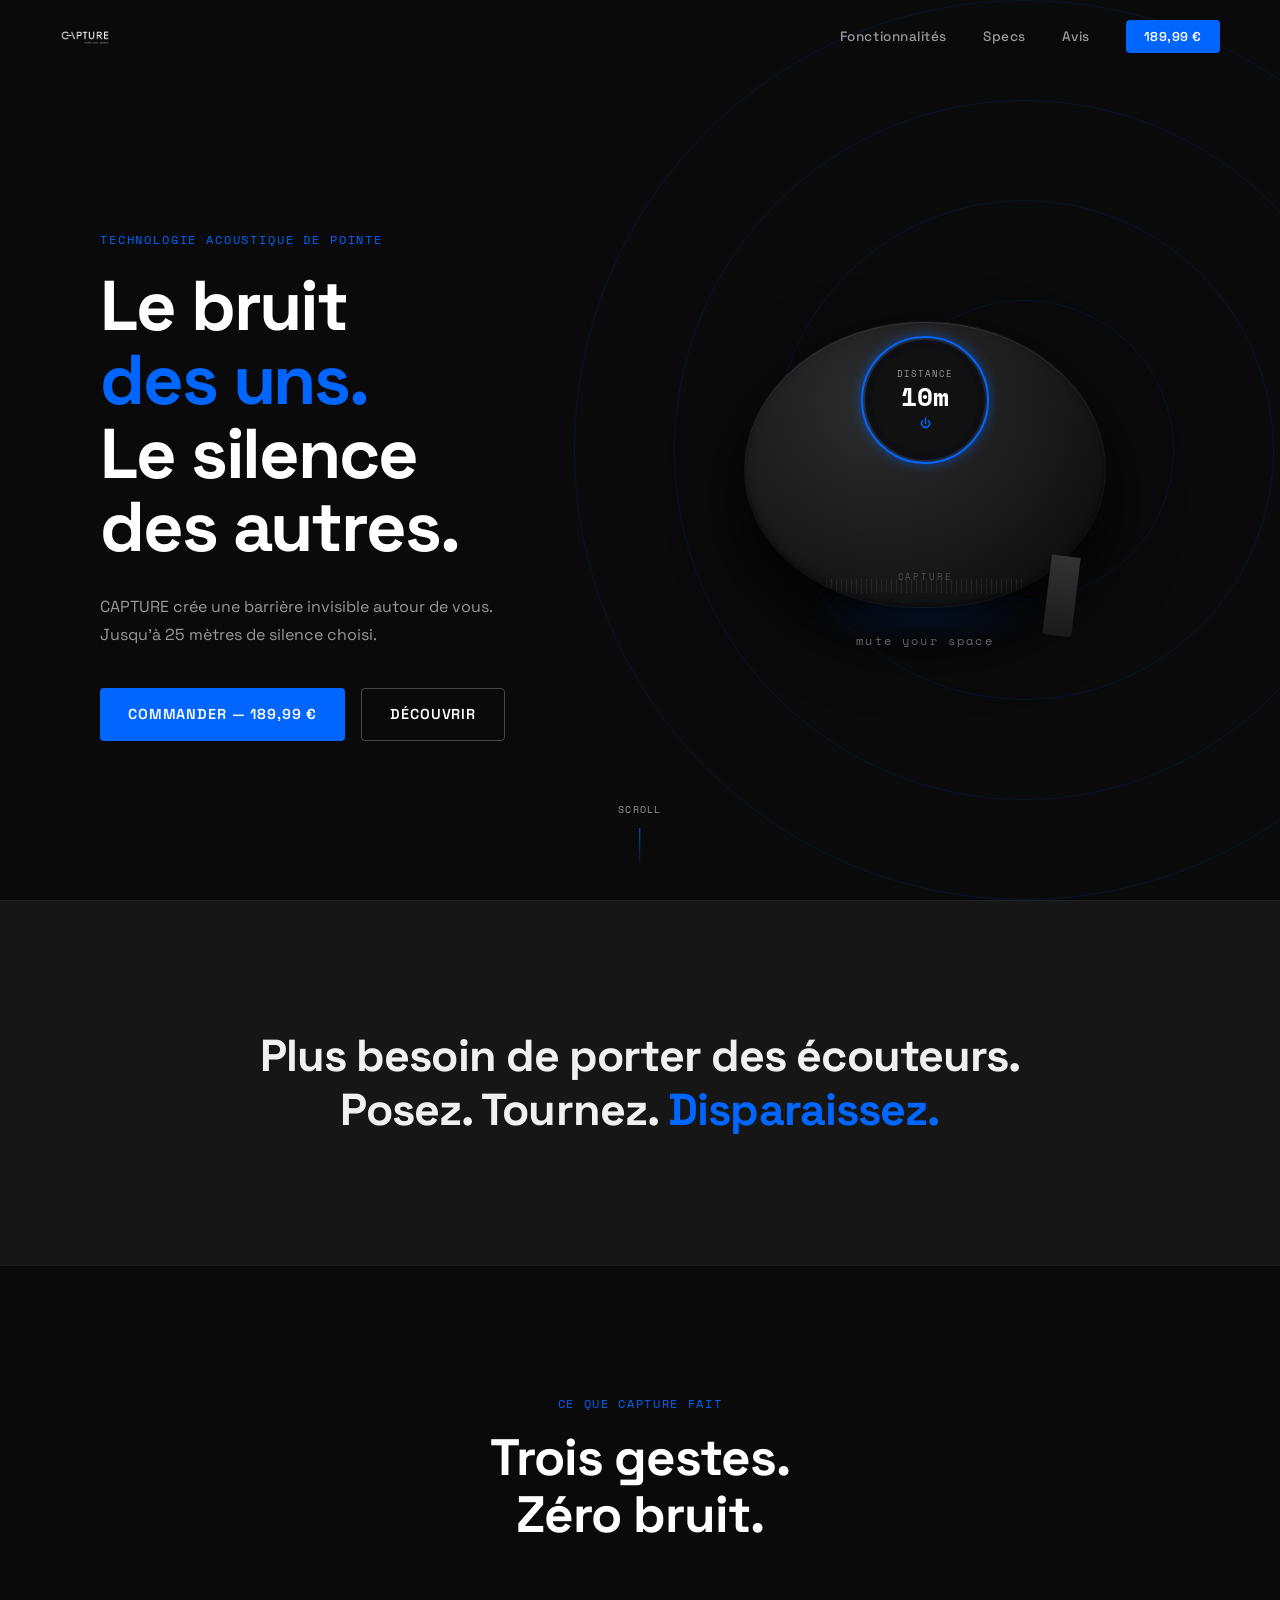
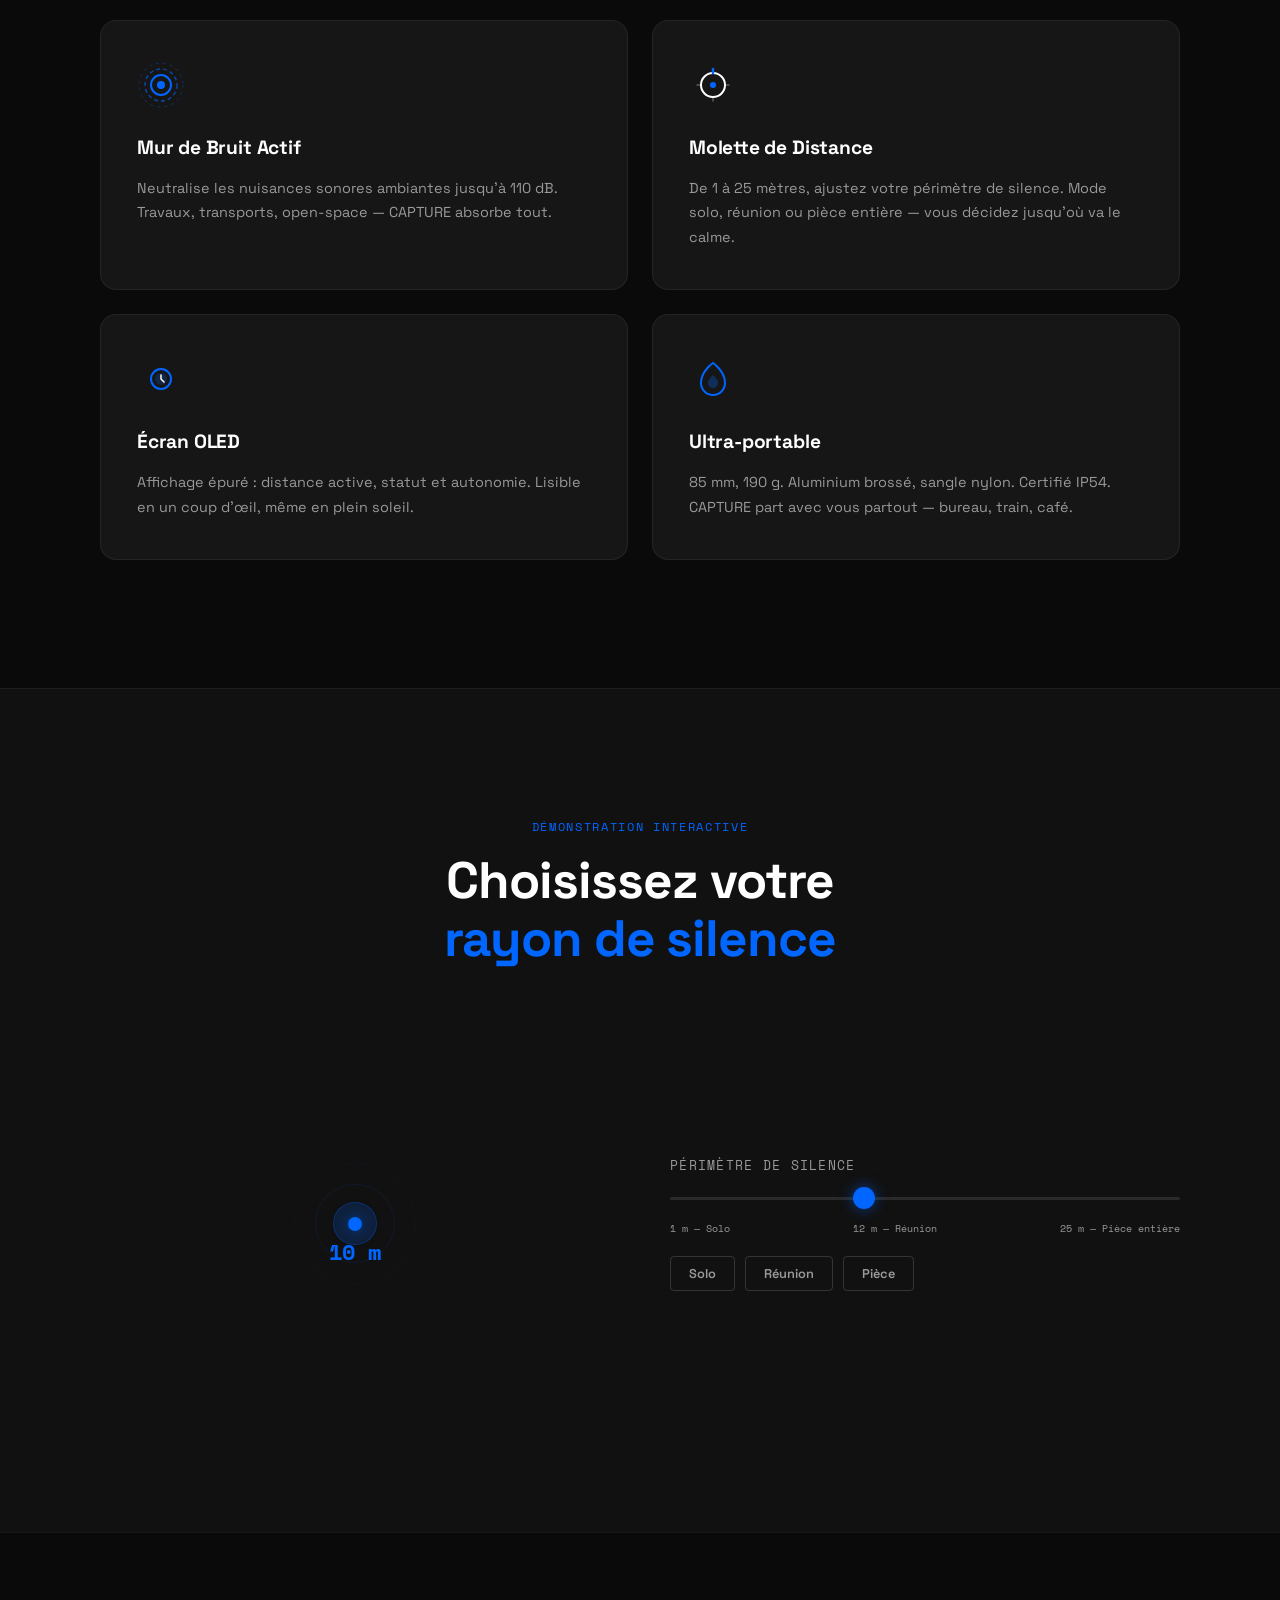
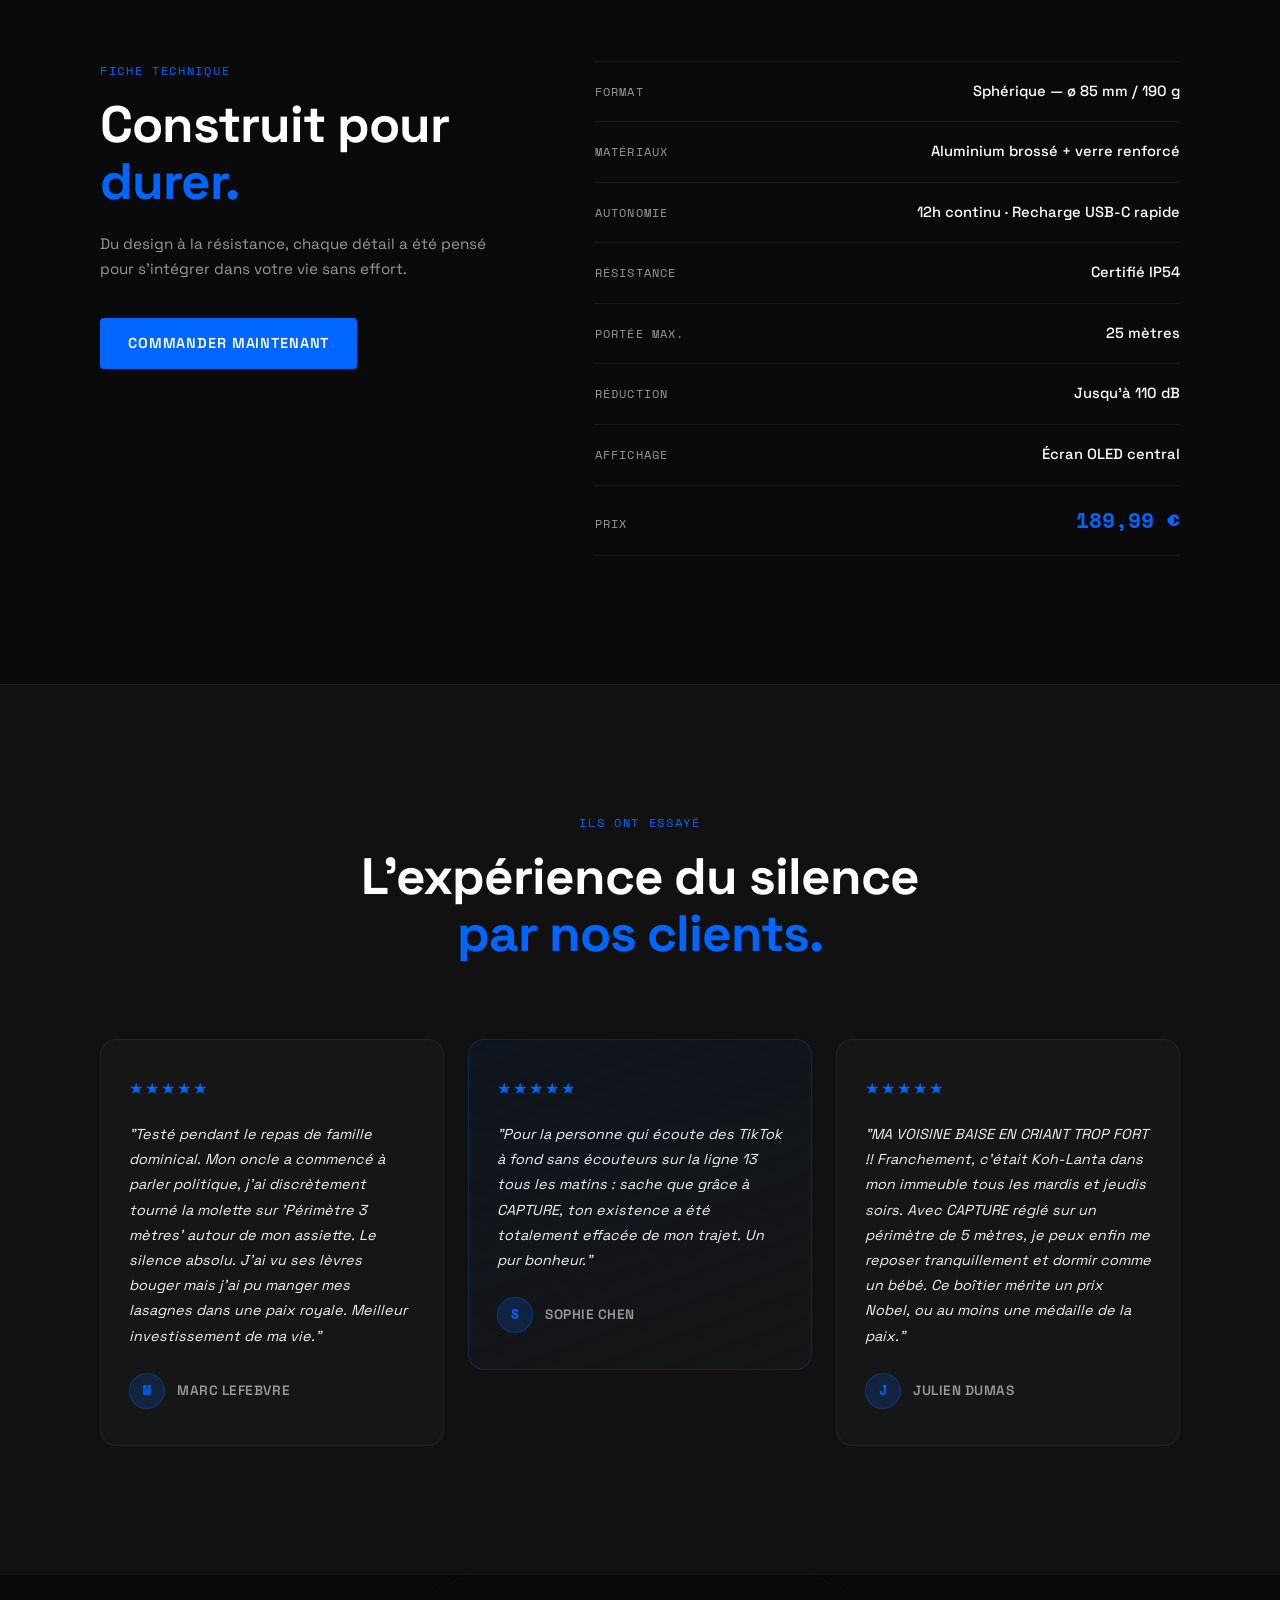
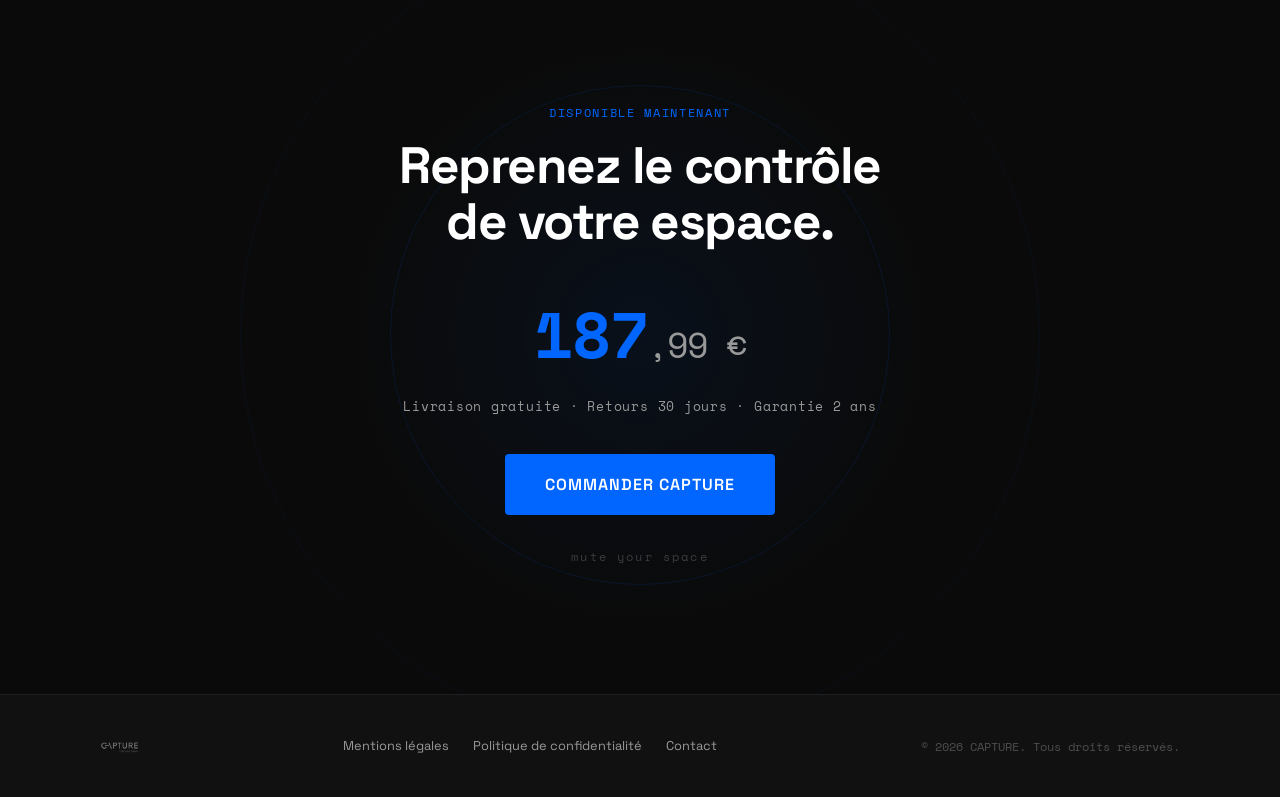
<file: index.html>
<!DOCTYPE html>
<html lang="fr">
<head>
  <meta charset="UTF-8" />
  <meta name="viewport" content="width=device-width, initial-scale=1.0" />
  <title>CAPTURE — mute your space</title>
  <link rel="stylesheet" href="style.css" />
  <link rel="stylesheet" href="animations.css" />
  <link rel="preconnect" href="https://fonts.googleapis.com" />
  <link href="https://fonts.googleapis.com/css2?family=Space+Grotesk:wght@300;400;500;700&family=Space+Mono:wght@400;700&display=swap" rel="stylesheet" />
</head>
<body>

  <!-- INTRO OVERLAY -->
  <div class="intro-overlay" id="introOverlay">
    <div class="intro__device" id="introDevice">
      <div class="intro__device-body">
        <div class="intro__device-screen">
          <div class="intro__screen-ring"></div>
          <p class="intro__screen-label">DISTANCE</p>
          <p class="intro__screen-value">10m</p>
          <div class="intro__screen-power">⏻</div>
        </div>
        <div class="intro__device-logo">CAPTURE</div>
        <div class="intro__device-strap"></div>
        <div class="intro__device-mesh"></div>
      </div>
    </div>
    <div class="intro__halo intro__halo--1" id="halo1"></div>
    <div class="intro__halo intro__halo--2" id="halo2"></div>
    <div class="intro__halo intro__halo--3" id="halo3"></div>
    <div class="intro__halo intro__halo--4" id="halo4"></div>
  </div>

  <div id="scroll-progress"></div>

  <!-- NAV -->
  <nav class="nav" id="nav">
    <div class="nav__logo">
      <img src="logo.png" alt="CAPTURE" class="nav__logo-img" />
    </div>
    <ul class="nav__links">
      <li><a href="#features">Fonctionnalités</a></li>
      <li><a href="#specs">Specs</a></li>
      <li><a href="#reviews">Avis</a></li>
      <li><a href="#buy" class="nav__cta">189,99 €</a></li>
    </ul>
    <button class="nav__burger" id="burger" aria-label="Menu">
      <span></span><span></span><span></span>
    </button>
  </nav>

  <!-- HERO -->
  <section class="hero" id="hero">
    <div class="hero__bg-rings">
      <div class="ring ring--1"></div>
      <div class="ring ring--2"></div>
      <div class="ring ring--3"></div>
      <div class="ring ring--4"></div>
    </div>

    <div class="hero__content">
      <div class="hero__text">
        <p class="hero__eyebrow">Technologie acoustique de pointe</p>
        <h1 class="hero__title">
          Le bruit<br />
          <span class="hero__title-accent">des uns.</span><br />
          Le silence<br />
          <span class="hero__title-white">des autres.</span>
        </h1>
        <p class="hero__sub">
          CAPTURE crée une barrière invisible autour de vous.<br />
          Jusqu'à 25 mètres de silence choisi.
        </p>
        <div class="hero__actions">
          <a href="#buy" class="btn btn--primary">Commander — 189,99 €</a>
          <a href="#features" class="btn btn--ghost">Découvrir</a>
        </div>
      </div>

      <div class="hero__product">
        <div class="product-device" id="productOrb">
          <div class="device__glow"></div>
          <div class="device__body">
            <div class="device__mesh"></div>
            <div class="device__screen-wrap">
              <div class="device__screen">
                <div class="device__screen-ring"></div>
                <p class="device__label">DISTANCE</p>
                <p class="device__value" id="orbValue">10m</p>
                <div class="device__power">⏻</div>
              </div>
            </div>
            <div class="device__brand">CAPTURE</div>
          </div>
          <div class="device__strap"></div>
        </div>
        <div class="hero__product-tagline">mute your space</div>
      </div>
    </div>

    <div class="hero__scroll-hint">
      <span>Scroll</span>
      <div class="scroll-line"></div>
    </div>
  </section>

  <!-- STATEMENT -->
  <section class="statement">
    <div class="statement__inner">
      <p class="statement__text reveal">
        Plus besoin de porter des écouteurs.<br />
        Posez. Tournez. <span class="accent">Disparaissez.</span>
      </p>
    </div>
  </section>

  <!-- FEATURES -->
  <section class="features" id="features">
    <div class="container">
      <div class="section-header reveal">
        <p class="section-eyebrow">Ce que CAPTURE fait</p>
        <h2 class="section-title">Trois gestes.<br />Zéro bruit.</h2>
      </div>
      <div class="features__grid">
        <div class="feature-card reveal" data-delay="0">
          <div class="feature-card__icon">
            <svg viewBox="0 0 48 48" fill="none" xmlns="http://www.w3.org/2000/svg">
              <circle cx="24" cy="24" r="10" stroke="var(--electric)" stroke-width="2"/>
              <circle cx="24" cy="24" r="16" stroke="var(--electric)" stroke-width="1.5" stroke-dasharray="4 3" opacity="0.6"/>
              <circle cx="24" cy="24" r="22" stroke="var(--electric)" stroke-width="1" stroke-dasharray="3 4" opacity="0.3"/>
              <circle cx="24" cy="24" r="4" fill="var(--electric)"/>
            </svg>
          </div>
          <h3 class="feature-card__title">Mur de Bruit Actif</h3>
          <p class="feature-card__desc">Neutralise les nuisances sonores ambiantes jusqu'à 110 dB. Travaux, transports, open-space — CAPTURE absorbe tout.</p>
        </div>
        <div class="feature-card reveal" data-delay="100">
          <div class="feature-card__icon">
            <svg viewBox="0 0 48 48" fill="none" xmlns="http://www.w3.org/2000/svg">
              <circle cx="24" cy="24" r="12" stroke="white" stroke-width="2"/>
              <path d="M24 12 L24 8" stroke="var(--electric)" stroke-width="2.5" stroke-linecap="round"/>
              <path d="M24 40 L24 36" stroke="white" stroke-width="1.5" stroke-linecap="round" opacity="0.3"/>
              <path d="M36 24 L40 24" stroke="white" stroke-width="1.5" stroke-linecap="round" opacity="0.3"/>
              <path d="M12 24 L8 24" stroke="white" stroke-width="1.5" stroke-linecap="round" opacity="0.3"/>
              <circle cx="24" cy="24" r="3" fill="var(--electric)"/>
            </svg>
          </div>
          <h3 class="feature-card__title">Molette de Distance</h3>
          <p class="feature-card__desc">De 1 à 25 mètres, ajustez votre périmètre de silence. Mode solo, réunion ou pièce entière — vous décidez jusqu'où va le calme.</p>
        </div>
        <div class="feature-card reveal" data-delay="200">
          <div class="feature-card__icon">
            <svg viewBox="0 0 48 48" fill="none" xmlns="http://www.w3.org/2000/svg">
              <rect x="14" y="14" width="20" height="20" rx="10" stroke="var(--electric)" stroke-width="2"/>
              <rect x="18" y="18" width="12" height="12" rx="6" fill="var(--electric)" opacity="0.2"/>
              <path d="M24 20 L24 24 L27 27" stroke="white" stroke-width="1.5" stroke-linecap="round" stroke-linejoin="round"/>
            </svg>
          </div>
          <h3 class="feature-card__title">Écran OLED</h3>
          <p class="feature-card__desc">Affichage épuré : distance active, statut et autonomie. Lisible en un coup d'œil, même en plein soleil.</p>
        </div>
        <div class="feature-card reveal" data-delay="300">
          <div class="feature-card__icon">
            <svg viewBox="0 0 48 48" fill="none" xmlns="http://www.w3.org/2000/svg">
              <path d="M24 8 C24 8 36 16 36 28 C36 34.6 30.6 40 24 40 C17.4 40 12 34.6 12 28 C12 16 24 8 24 8Z" stroke="var(--electric)" stroke-width="2" fill="none"/>
              <path d="M24 20 C24 20 29 24 29 28 C29 30.8 26.8 33 24 33 C21.2 33 19 30.8 19 28 C19 24 24 20 24 20Z" fill="var(--electric)" opacity="0.3"/>
            </svg>
          </div>
          <h3 class="feature-card__title">Ultra-portable</h3>
          <p class="feature-card__desc">85 mm, 190 g. Aluminium brossé, sangle nylon. Certifié IP54. CAPTURE part avec vous partout — bureau, train, café.</p>
        </div>
      </div>
    </div>
  </section>

  <!-- INTERACTIVE DEMO -->
  <section class="demo-section">
    <div class="container">
      <div class="section-header reveal">
        <p class="section-eyebrow">Démonstration interactive</p>
        <h2 class="section-title">Choisissez votre<br /><span class="accent">rayon de silence</span></h2>
      </div>
      <div class="demo reveal">
        <div class="demo__visual">
          <div class="demo__center-dot"></div>
          <div class="demo__ring demo__ring--1" id="demoRing1"></div>
          <div class="demo__ring demo__ring--2" id="demoRing2"></div>
          <div class="demo__ring demo__ring--3" id="demoRing3"></div>
          <div class="demo__label" id="demoLabel">10 m</div>
        </div>
        <div class="demo__controls">
          <p class="demo__ctrl-label">Périmètre de silence</p>
          <input type="range" min="1" max="25" value="10" class="demo__slider" id="demoSlider" />
          <div class="demo__range-labels">
            <span>1 m — Solo</span>
            <span>12 m — Réunion</span>
            <span>25 m — Pièce entière</span>
          </div>
          <div class="demo__modes">
            <button class="demo__mode-btn active" data-value="1">Solo</button>
            <button class="demo__mode-btn" data-value="12">Réunion</button>
            <button class="demo__mode-btn" data-value="25">Pièce</button>
          </div>
        </div>
      </div>
    </div>
  </section>

  <!-- SPECS -->
  <section class="specs" id="specs">
    <div class="container">
      <div class="specs__inner">
        <div class="specs__left reveal">
          <p class="section-eyebrow">Fiche technique</p>
          <h2 class="section-title">Construit pour<br /><span class="accent">durer.</span></h2>
          <p class="specs__desc">Du design à la résistance, chaque détail a été pensé pour s'intégrer dans votre vie sans effort.</p>
          <a href="#buy" class="btn btn--primary specs__cta">Commander maintenant</a>
        </div>
        <div class="specs__right reveal">
          <div class="spec-item"><span class="spec-item__key">Format</span><span class="spec-item__val">Sphérique — ø 85 mm / 190 g</span></div>
          <div class="spec-item"><span class="spec-item__key">Matériaux</span><span class="spec-item__val">Aluminium brossé + verre renforcé</span></div>
          <div class="spec-item"><span class="spec-item__key">Autonomie</span><span class="spec-item__val">12h continu · Recharge USB-C rapide</span></div>
          <div class="spec-item"><span class="spec-item__key">Résistance</span><span class="spec-item__val">Certifié IP54</span></div>
          <div class="spec-item"><span class="spec-item__key">Portée max.</span><span class="spec-item__val">25 mètres</span></div>
          <div class="spec-item"><span class="spec-item__key">Réduction</span><span class="spec-item__val">Jusqu'à 110 dB</span></div>
          <div class="spec-item"><span class="spec-item__key">Affichage</span><span class="spec-item__val">Écran OLED central</span></div>
          <div class="spec-item spec-item--price"><span class="spec-item__key">Prix</span><span class="spec-item__val spec-item__val--price">189,99 €</span></div>
        </div>
      </div>
    </div>
  </section>

  <!-- REVIEWS -->
  <section class="reviews" id="reviews">
    <div class="container">
      <div class="section-header reveal">
        <p class="section-eyebrow">Ils ont essayé</p>
        <h2 class="section-title">L'expérience du silence<br /><span class="accent">par nos clients.</span></h2>
      </div>
      <div class="reviews__grid">

        <div class="review-card reveal" data-delay="0">
          <div class="review-card__stars">★★★★★</div>
          <p class="review-card__text">
            "Testé pendant le repas de famille dominical. Mon oncle a commencé à parler politique, j'ai discrètement tourné la molette sur 'Périmètre 3 mètres' autour de mon assiette. Le silence absolu. J'ai vu ses lèvres bouger mais j'ai pu manger mes lasagnes dans une paix royale. Meilleur investissement de ma vie."
          </p>
          <div class="review-card__author">
            <div class="review-card__avatar">M</div>
            <span>Marc Lefebvre</span>
          </div>
        </div>

        <div class="review-card review-card--featured reveal" data-delay="100">
          <div class="review-card__stars">★★★★★</div>
          <p class="review-card__text">
            "Pour la personne qui écoute des TikTok à fond sans écouteurs sur la ligne 13 tous les matins : sache que grâce à CAPTURE, ton existence a été totalement effacée de mon trajet. Un pur bonheur."
          </p>
          <div class="review-card__author">
            <div class="review-card__avatar">S</div>
            <span>Sophie Chen</span>
          </div>
        </div>

        <div class="review-card reveal" data-delay="200">
          <div class="review-card__stars">★★★★★</div>
          <p class="review-card__text">
            "MA VOISINE BAISE EN CRIANT TROP FORT !! Franchement, c'était Koh-Lanta dans mon immeuble tous les mardis et jeudis soirs. Avec CAPTURE réglé sur un périmètre de 5 mètres, je peux enfin me reposer tranquillement et dormir comme un bébé. Ce boîtier mérite un prix Nobel, ou au moins une médaille de la paix."
          </p>
          <div class="review-card__author">
            <div class="review-card__avatar">J</div>
            <span>Julien Dumas</span>
          </div>
        </div>

      </div>
    </div>
  </section>

  <!-- BUY -->
  <section class="buy" id="buy">
    <div class="buy__bg-rings">
      <div class="ring ring--buy-1"></div>
      <div class="ring ring--buy-2"></div>
    </div>
    <div class="container">
      <div class="buy__inner reveal">
        <p class="section-eyebrow">Disponible maintenant</p>
        <h2 class="buy__title">Reprenez le contrôle<br />de votre espace.</h2>
        <p class="buy__price">189<span>,99 €</span></p>
        <p class="buy__shipping">Livraison gratuite · Retours 30 jours · Garantie 2 ans</p>
        <a href="#" class="btn btn--primary btn--large">Commander CAPTURE</a>
        <p class="buy__tagline">mute your space</p>
      </div>
    </div>
  </section>

  <!-- FOOTER -->
  <footer class="footer">
    <div class="container footer__inner">
      <div class="footer__logo-wrap">
        <img src="logo.png" alt="CAPTURE" class="footer__logo-img" />
      </div>
      <div class="footer__links">
        <a href="#">Mentions légales</a>
        <a href="#">Politique de confidentialité</a>
        <a href="#">Contact</a>
      </div>
      <p class="footer__copy">© 2026 CAPTURE. Tous droits réservés.</p>
    </div>
  </footer>

  <script src="main.js"></script>
</body>
</html>
</file>
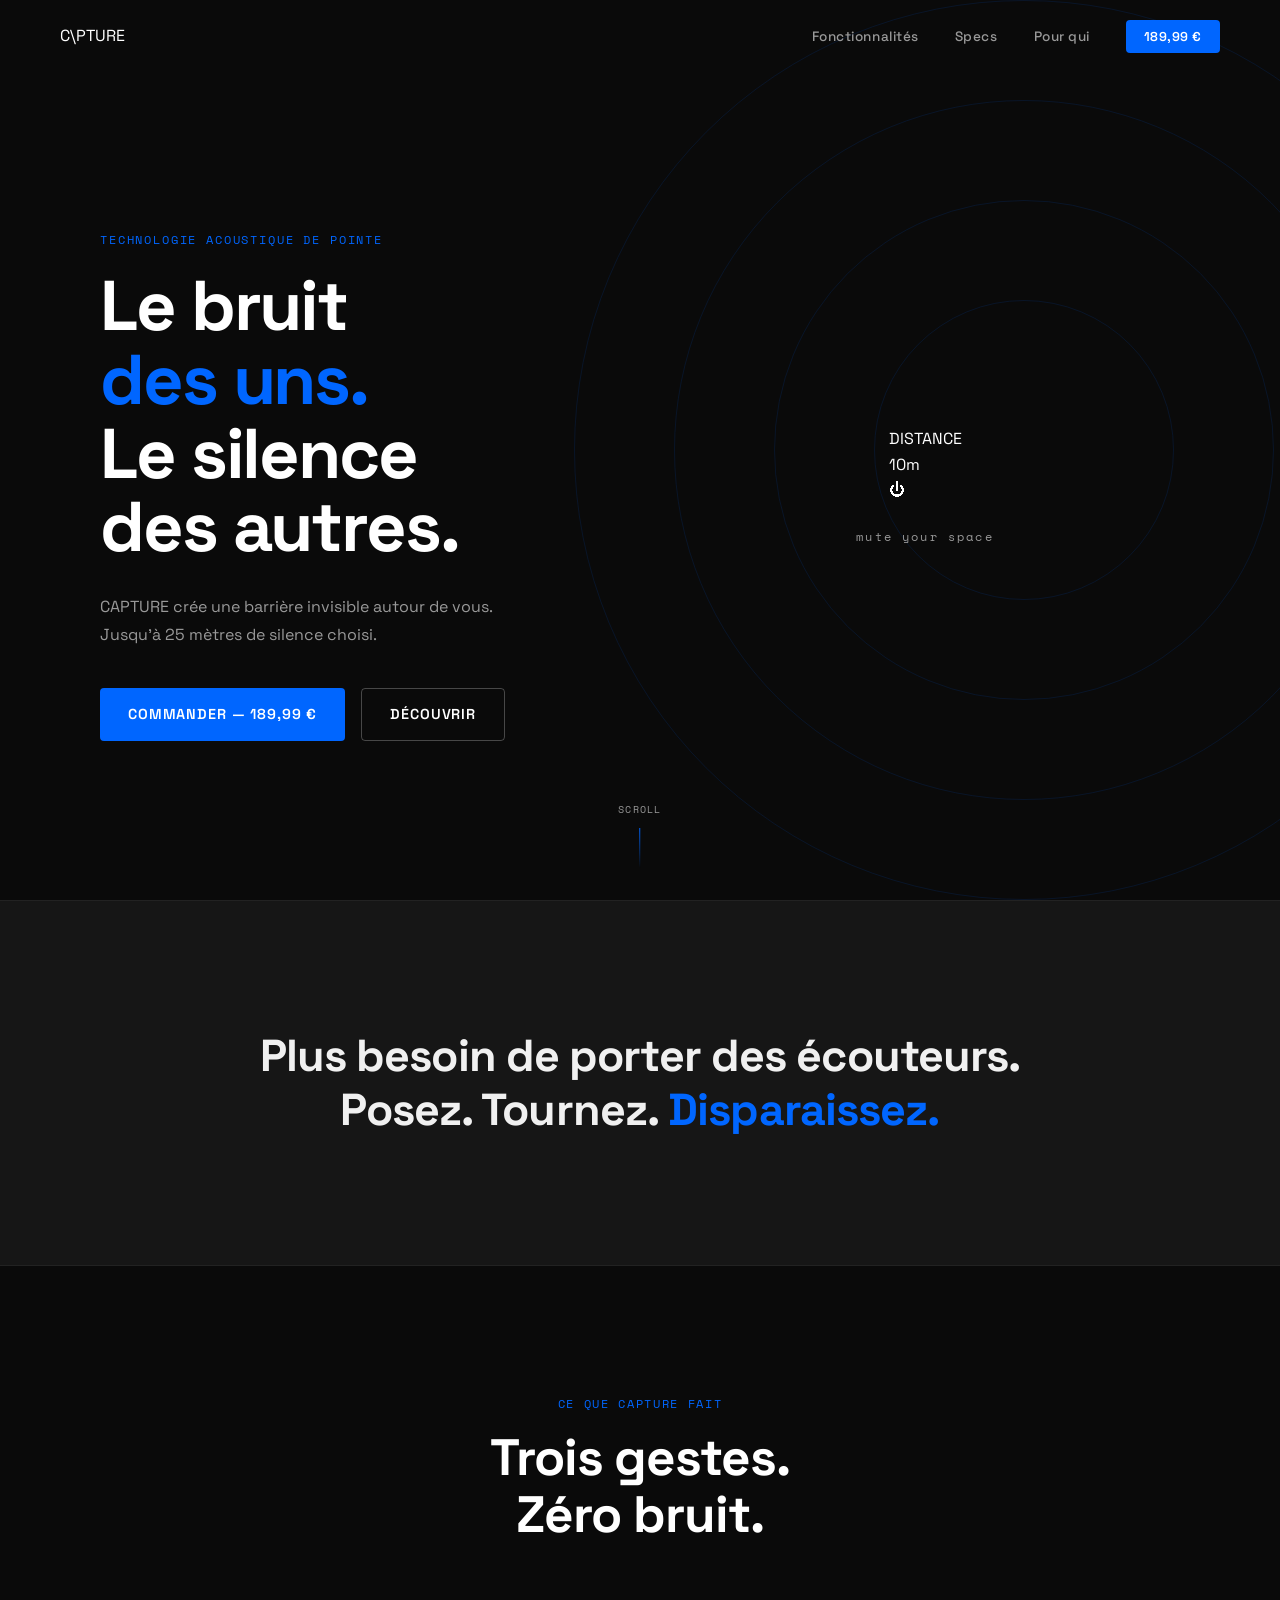
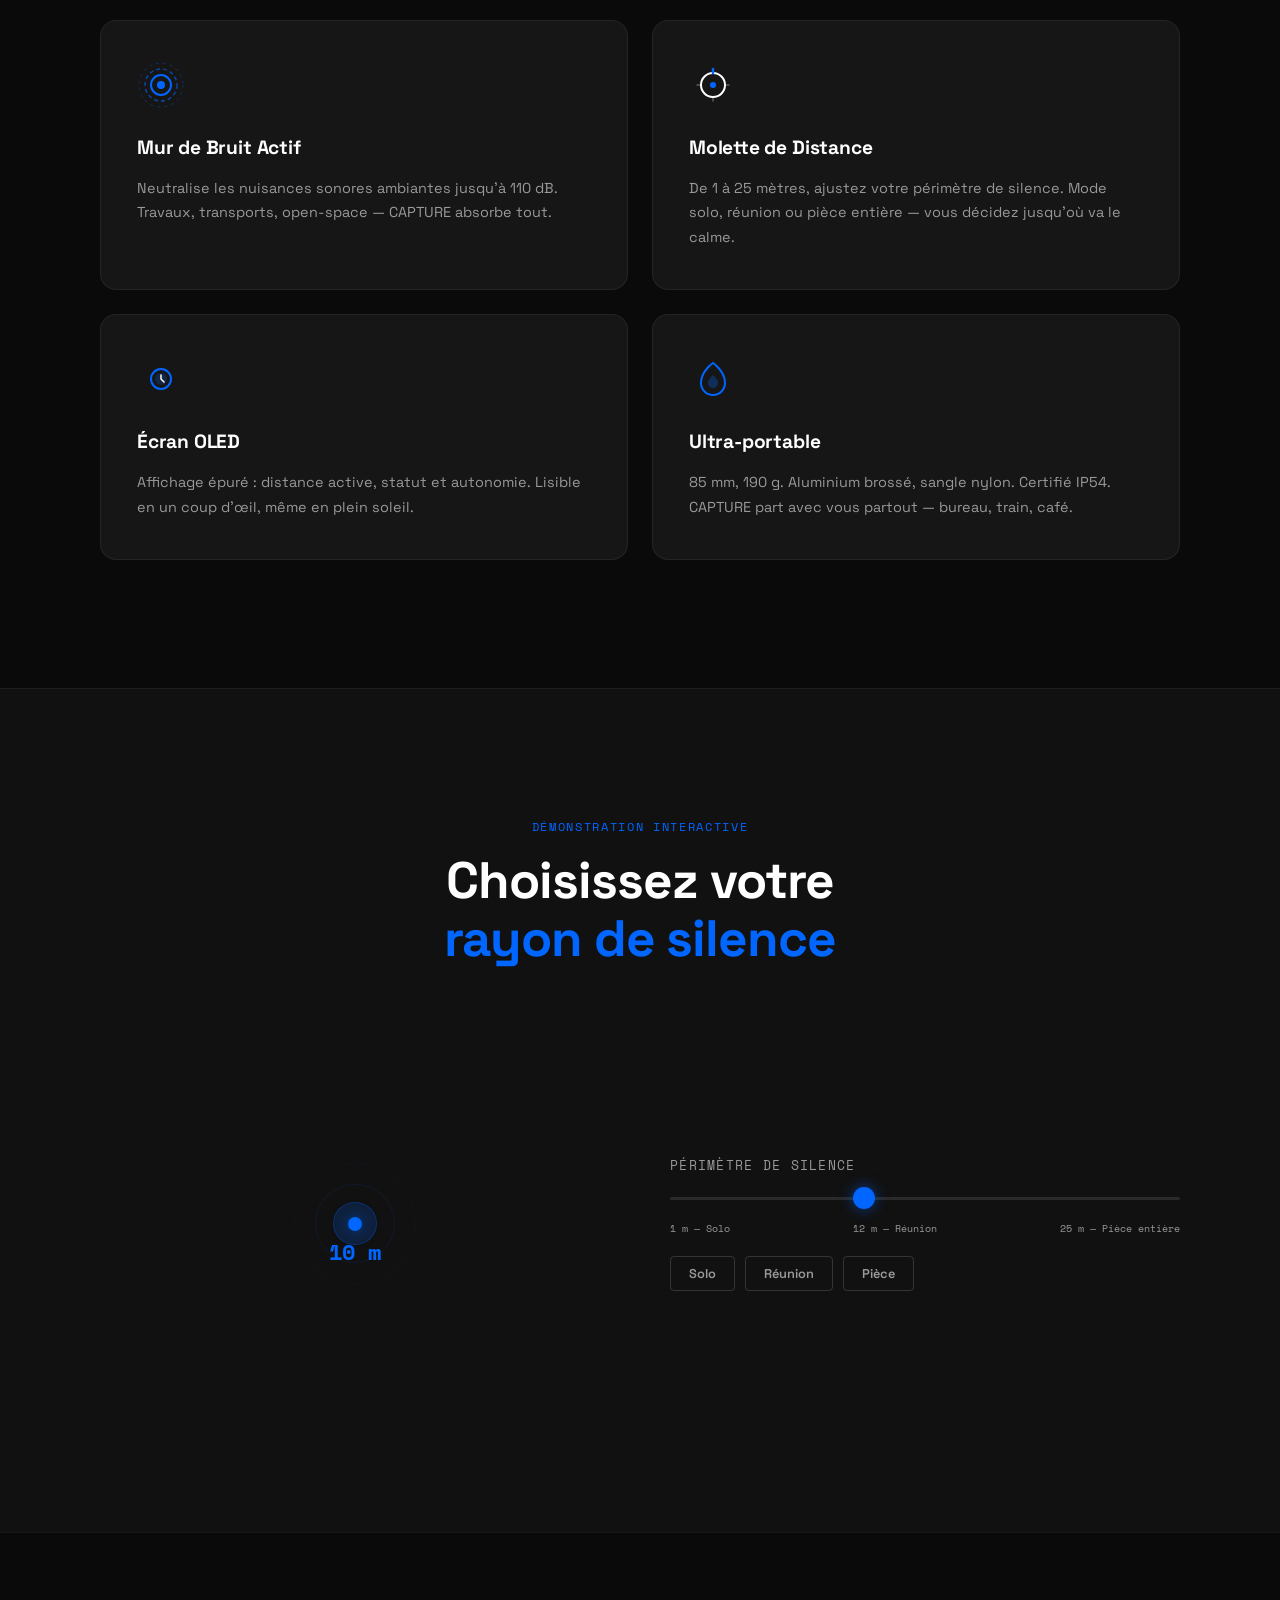
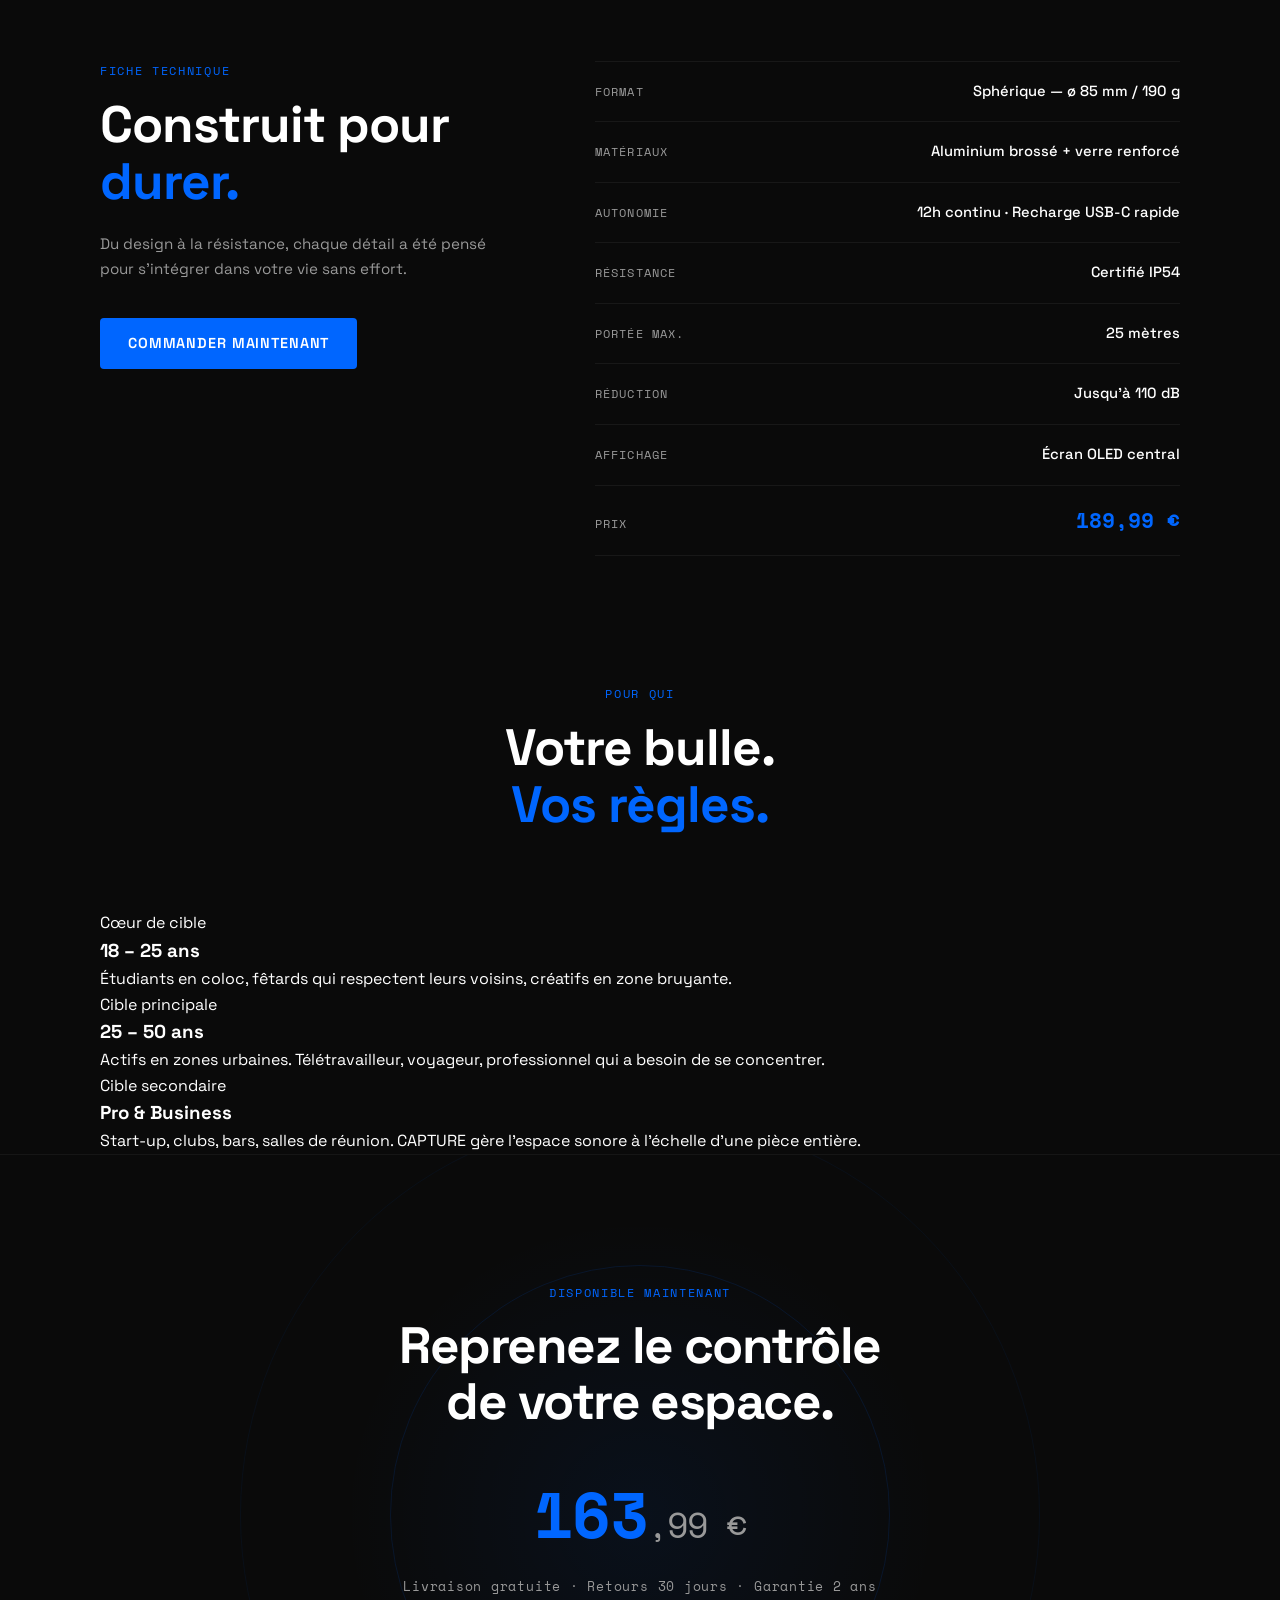
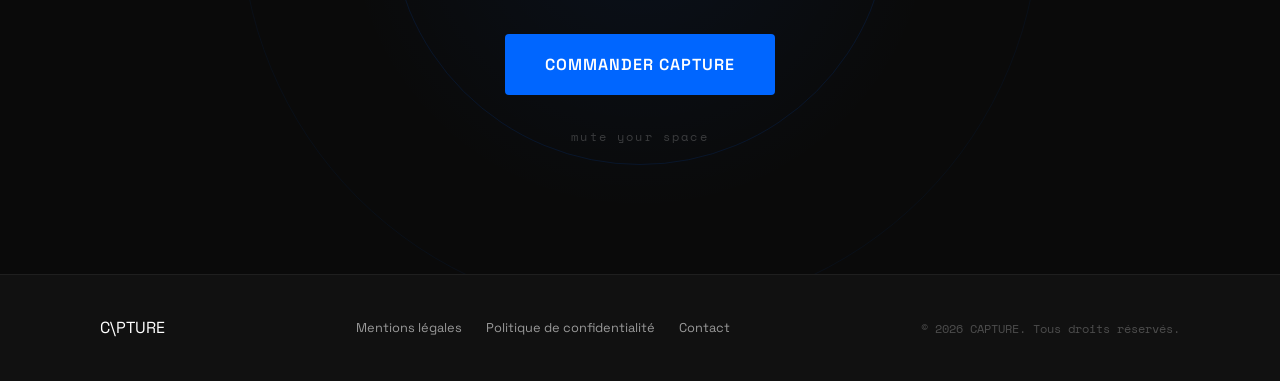
<file: index (1).html>
<!DOCTYPE html>
<html lang="fr">
<head>
  <meta charset="UTF-8" />
  <meta name="viewport" content="width=device-width, initial-scale=1.0" />
  <title>CAPTURE — mute your space</title>
  <link rel="stylesheet" href="style.css" />
  <link rel="stylesheet" href="animations.css" />
  <link rel="preconnect" href="https://fonts.googleapis.com" />
  <link href="https://fonts.googleapis.com/css2?family=Space+Grotesk:wght@300;400;500;700&family=Space+Mono:wght@400;700&display=swap" rel="stylesheet" />
</head>
<body>
  <div id="scroll-progress"></div>

  <!-- NAV -->
  <nav class="nav" id="nav">
    <div class="nav__logo">C<span class="nav__logo-slash">\</span>PTURE</div>
    <ul class="nav__links">
      <li><a href="#features">Fonctionnalités</a></li>
      <li><a href="#specs">Specs</a></li>
      <li><a href="#targets">Pour qui</a></li>
      <li><a href="#buy" class="nav__cta">189,99 €</a></li>
    </ul>
    <button class="nav__burger" id="burger" aria-label="Menu">
      <span></span><span></span><span></span>
    </button>
  </nav>

  <!-- HERO -->
  <section class="hero" id="hero">
    <div class="hero__bg-rings">
      <div class="ring ring--1"></div>
      <div class="ring ring--2"></div>
      <div class="ring ring--3"></div>
      <div class="ring ring--4"></div>
    </div>

    <div class="hero__content">
      <div class="hero__text">
        <p class="hero__eyebrow">Technologie acoustique de pointe</p>
        <h1 class="hero__title">
          Le bruit<br />
          <span class="hero__title-accent">des uns.</span><br />
          Le silence<br />
          <span class="hero__title-white">des autres.</span>
        </h1>
        <p class="hero__sub">
          CAPTURE crée une barrière invisible autour de vous.<br />
          Jusqu'à 25 mètres de silence choisi.
        </p>
        <div class="hero__actions">
          <a href="#buy" class="btn btn--primary">Commander — 189,99 €</a>
          <a href="#features" class="btn btn--ghost">Découvrir</a>
        </div>
      </div>

      <div class="hero__product">
        <div class="product-orb" id="productOrb">
          <div class="orb__glow"></div>
          <div class="orb__body">
            <div class="orb__screen">
              <div class="orb__screen-ring"></div>
              <p class="orb__label">DISTANCE</p>
              <p class="orb__value" id="orbValue">10m</p>
              <div class="orb__power">⏻</div>
            </div>
          </div>
          <div class="orb__strap"></div>
        </div>
        <div class="hero__product-tagline">mute your space</div>
      </div>
    </div>

    <div class="hero__scroll-hint">
      <span>Scroll</span>
      <div class="scroll-line"></div>
    </div>
  </section>

  <!-- STATEMENT -->
  <section class="statement">
    <div class="statement__inner">
      <p class="statement__text reveal">
        Plus besoin de porter des écouteurs.<br />
        Posez. Tournez. <span class="accent">Disparaissez.</span>
      </p>
    </div>
  </section>

  <!-- FEATURES -->
  <section class="features" id="features">
    <div class="container">
      <div class="section-header reveal">
        <p class="section-eyebrow">Ce que CAPTURE fait</p>
        <h2 class="section-title">Trois gestes.<br />Zéro bruit.</h2>
      </div>

      <div class="features__grid">

        <div class="feature-card reveal" data-delay="0">
          <div class="feature-card__icon">
            <svg viewBox="0 0 48 48" fill="none" xmlns="http://www.w3.org/2000/svg">
              <circle cx="24" cy="24" r="10" stroke="var(--electric)" stroke-width="2"/>
              <circle cx="24" cy="24" r="16" stroke="var(--electric)" stroke-width="1.5" stroke-dasharray="4 3" opacity="0.6"/>
              <circle cx="24" cy="24" r="22" stroke="var(--electric)" stroke-width="1" stroke-dasharray="3 4" opacity="0.3"/>
              <circle cx="24" cy="24" r="4" fill="var(--electric)"/>
            </svg>
          </div>
          <h3 class="feature-card__title">Mur de Bruit Actif</h3>
          <p class="feature-card__desc">
            Neutralise les nuisances sonores ambiantes jusqu'à 110 dB. Travaux, transports, open-space — CAPTURE absorbe tout.
          </p>
        </div>

        <div class="feature-card reveal" data-delay="100">
          <div class="feature-card__icon">
            <svg viewBox="0 0 48 48" fill="none" xmlns="http://www.w3.org/2000/svg">
              <circle cx="24" cy="24" r="12" stroke="white" stroke-width="2"/>
              <path d="M24 12 L24 8" stroke="var(--electric)" stroke-width="2.5" stroke-linecap="round"/>
              <path d="M24 40 L24 36" stroke="white" stroke-width="1.5" stroke-linecap="round" opacity="0.3"/>
              <path d="M36 24 L40 24" stroke="white" stroke-width="1.5" stroke-linecap="round" opacity="0.3"/>
              <path d="M12 24 L8 24" stroke="white" stroke-width="1.5" stroke-linecap="round" opacity="0.3"/>
              <circle cx="24" cy="24" r="3" fill="var(--electric)"/>
            </svg>
          </div>
          <h3 class="feature-card__title">Molette de Distance</h3>
          <p class="feature-card__desc">
            De 1 à 25 mètres, ajustez votre périmètre de silence. Mode solo, réunion ou pièce entière — vous décidez jusqu'où va le calme.
          </p>
        </div>

        <div class="feature-card reveal" data-delay="200">
          <div class="feature-card__icon">
            <svg viewBox="0 0 48 48" fill="none" xmlns="http://www.w3.org/2000/svg">
              <rect x="14" y="14" width="20" height="20" rx="10" stroke="var(--electric)" stroke-width="2"/>
              <rect x="18" y="18" width="12" height="12" rx="6" fill="var(--electric)" opacity="0.2"/>
              <path d="M24 20 L24 24 L27 27" stroke="white" stroke-width="1.5" stroke-linecap="round" stroke-linejoin="round"/>
            </svg>
          </div>
          <h3 class="feature-card__title">Écran OLED</h3>
          <p class="feature-card__desc">
            Affichage épuré : distance active, statut et autonomie. Lisible en un coup d'œil, même en plein soleil.
          </p>
        </div>

        <div class="feature-card reveal" data-delay="300">
          <div class="feature-card__icon">
            <svg viewBox="0 0 48 48" fill="none" xmlns="http://www.w3.org/2000/svg">
              <path d="M24 8 C24 8 36 16 36 28 C36 34.6 30.6 40 24 40 C17.4 40 12 34.6 12 28 C12 16 24 8 24 8Z" stroke="var(--electric)" stroke-width="2" fill="none"/>
              <path d="M24 20 C24 20 29 24 29 28 C29 30.8 26.8 33 24 33 C21.2 33 19 30.8 19 28 C19 24 24 20 24 20Z" fill="var(--electric)" opacity="0.3"/>
            </svg>
          </div>
          <h3 class="feature-card__title">Ultra-portable</h3>
          <p class="feature-card__desc">
            85 mm, 190 g. Aluminium brossé, sangle nylon. Certifié IP54. CAPTURE part avec vous partout — bureau, train, café.
          </p>
        </div>

      </div>
    </div>
  </section>

  <!-- INTERACTIVE DEMO -->
  <section class="demo-section">
    <div class="container">
      <div class="section-header reveal">
        <p class="section-eyebrow">Démonstration interactive</p>
        <h2 class="section-title">Choisissez votre<br /><span class="accent">rayon de silence</span></h2>
      </div>
      <div class="demo reveal">
        <div class="demo__visual">
          <div class="demo__center-dot"></div>
          <div class="demo__ring demo__ring--1" id="demoRing1"></div>
          <div class="demo__ring demo__ring--2" id="demoRing2"></div>
          <div class="demo__ring demo__ring--3" id="demoRing3"></div>
          <div class="demo__label" id="demoLabel">10 m</div>
        </div>
        <div class="demo__controls">
          <p class="demo__ctrl-label">Périmètre de silence</p>
          <input type="range" min="1" max="25" value="10" class="demo__slider" id="demoSlider" />
          <div class="demo__range-labels">
            <span>1 m — Solo</span>
            <span>12 m — Réunion</span>
            <span>25 m — Pièce entière</span>
          </div>
          <div class="demo__modes">
            <button class="demo__mode-btn active" data-value="1">Solo</button>
            <button class="demo__mode-btn" data-value="12">Réunion</button>
            <button class="demo__mode-btn" data-value="25">Pièce</button>
          </div>
        </div>
      </div>
    </div>
  </section>

  <!-- SPECS -->
  <section class="specs" id="specs">
    <div class="container">
      <div class="specs__inner">
        <div class="specs__left reveal">
          <p class="section-eyebrow">Fiche technique</p>
          <h2 class="section-title">Construit pour<br /><span class="accent">durer.</span></h2>
          <p class="specs__desc">
            Du design à la résistance, chaque détail a été pensé pour s'intégrer dans votre vie sans effort.
          </p>
          <a href="#buy" class="btn btn--primary specs__cta">Commander maintenant</a>
        </div>
        <div class="specs__right reveal">
          <div class="spec-item">
            <span class="spec-item__key">Format</span>
            <span class="spec-item__val">Sphérique — ø 85 mm / 190 g</span>
          </div>
          <div class="spec-item">
            <span class="spec-item__key">Matériaux</span>
            <span class="spec-item__val">Aluminium brossé + verre renforcé</span>
          </div>
          <div class="spec-item">
            <span class="spec-item__key">Autonomie</span>
            <span class="spec-item__val">12h continu · Recharge USB-C rapide</span>
          </div>
          <div class="spec-item">
            <span class="spec-item__key">Résistance</span>
            <span class="spec-item__val">Certifié IP54</span>
          </div>
          <div class="spec-item">
            <span class="spec-item__key">Portée max.</span>
            <span class="spec-item__val">25 mètres</span>
          </div>
          <div class="spec-item">
            <span class="spec-item__key">Réduction</span>
            <span class="spec-item__val">Jusqu'à 110 dB</span>
          </div>
          <div class="spec-item">
            <span class="spec-item__key">Affichage</span>
            <span class="spec-item__val">Écran OLED central</span>
          </div>
          <div class="spec-item spec-item--price">
            <span class="spec-item__key">Prix</span>
            <span class="spec-item__val spec-item__val--price">189,99 €</span>
          </div>
        </div>
      </div>
    </div>
  </section>

  <!-- TARGETS -->
  <section class="targets" id="targets">
    <div class="container">
      <div class="section-header reveal">
        <p class="section-eyebrow">Pour qui</p>
        <h2 class="section-title">Votre bulle.<br /><span class="accent">Vos règles.</span></h2>
      </div>
      <div class="targets__grid">
        <div class="target-card reveal" data-delay="0">
          <div class="target-card__tag">Cœur de cible</div>
          <h3>18 – 25 ans</h3>
          <p>Étudiants en coloc, fêtards qui respectent leurs voisins, créatifs en zone bruyante.</p>
        </div>
        <div class="target-card target-card--main reveal" data-delay="100">
          <div class="target-card__tag">Cible principale</div>
          <h3>25 – 50 ans</h3>
          <p>Actifs en zones urbaines. Télétravailleur, voyageur, professionnel qui a besoin de se concentrer.</p>
        </div>
        <div class="target-card reveal" data-delay="200">
          <div class="target-card__tag">Cible secondaire</div>
          <h3>Pro & Business</h3>
          <p>Start-up, clubs, bars, salles de réunion. CAPTURE gère l'espace sonore à l'échelle d'une pièce entière.</p>
        </div>
      </div>
    </div>
  </section>

  <!-- BUY -->
  <section class="buy" id="buy">
    <div class="buy__bg-rings">
      <div class="ring ring--buy-1"></div>
      <div class="ring ring--buy-2"></div>
    </div>
    <div class="container">
      <div class="buy__inner reveal">
        <p class="section-eyebrow">Disponible maintenant</p>
        <h2 class="buy__title">Reprenez le contrôle<br />de votre espace.</h2>
        <p class="buy__price">189<span>,99 €</span></p>
        <p class="buy__shipping">Livraison gratuite · Retours 30 jours · Garantie 2 ans</p>
        <a href="#" class="btn btn--primary btn--large">Commander CAPTURE</a>
        <p class="buy__tagline">mute your space</p>
      </div>
    </div>
  </section>

  <!-- FOOTER -->
  <footer class="footer">
    <div class="container footer__inner">
      <div class="footer__logo">C<span>\</span>PTURE</div>
      <div class="footer__links">
        <a href="#">Mentions légales</a>
        <a href="#">Politique de confidentialité</a>
        <a href="#">Contact</a>
      </div>
      <p class="footer__copy">© 2026 CAPTURE. Tous droits réservés.</p>
    </div>
  </footer>

  <script src="main.js"></script>
</body>
</html>
</file>
<file: style.css>
/* ============================================
   CAPTURE — style.css (complet)
   ============================================ */

*, *::before, *::after { box-sizing: border-box; margin: 0; padding: 0; }

:root {
  --black:        #0A0A0A;
  --off-black:    #111111;
  --dark:         #161616;
  --mid:          #2A2A2A;
  --white:        #FFFFFF;
  --grey-1:       #F0F0F0;
  --grey-2:       #999999;
  --electric:     #0066FF;
  --electric-dim: rgba(0,102,255,0.18);
  --electric-glow:rgba(0,102,255,0.55);
  --font-display: 'Space Grotesk', sans-serif;
  --font-mono:    'Space Mono', monospace;
  --nav-h:        72px;
  --section-pad:  clamp(80px, 10vw, 140px);
  --radius:       16px;
  --ease-out:     cubic-bezier(0.16, 1, 0.3, 1);
}

html { scroll-behavior: smooth; font-size: 16px; }
body {
  font-family: var(--font-display);
  background: var(--black);
  color: var(--white);
  overflow-x: hidden;
  line-height: 1.6;
  -webkit-font-smoothing: antialiased;
}
img, svg { display: block; max-width: 100%; }
a { text-decoration: none; color: inherit; }
ul { list-style: none; }
::-webkit-scrollbar { width: 4px; }
::-webkit-scrollbar-track { background: var(--black); }
::-webkit-scrollbar-thumb { background: var(--electric); border-radius: 99px; }
::selection { background: var(--electric); color: var(--white); }

/* ── UTILITIES ── */
.container { max-width: 1200px; margin: 0 auto; padding: 0 clamp(20px,5vw,60px); }
.accent { color: var(--electric); }

.btn {
  display: inline-flex; align-items: center; gap: 10px;
  font-family: var(--font-display); font-size: .9rem; font-weight: 600;
  letter-spacing: .06em; text-transform: uppercase;
  border-radius: 4px; cursor: pointer;
  transition: all .3s var(--ease-out);
  border: none; padding: 14px 28px;
}
.btn--primary { background: var(--electric); color: var(--white); position: relative; overflow: hidden; }
.btn--primary:hover { background: #0052cc; transform: translateY(-2px); box-shadow: 0 12px 40px rgba(0,102,255,.4); }
.btn--primary::after {
  content: ''; position: absolute; top: -50%; left: -75%;
  width: 50%; height: 200%;
  background: linear-gradient(105deg, transparent 40%, rgba(255,255,255,.18) 50%, transparent 60%);
  transform: skewX(-20deg); transition: left .5s var(--ease-out);
}
.btn--primary:hover::after { left: 125%; }
.btn--ghost { background: transparent; color: var(--white); border: 1px solid rgba(255,255,255,.25); }
.btn--ghost:hover { border-color: var(--white); background: rgba(255,255,255,.05); }
.btn--large { padding: 18px 40px; font-size: 1rem; }

.section-eyebrow {
  font-family: var(--font-mono); font-size: .75rem;
  letter-spacing: .14em; text-transform: uppercase;
  color: var(--electric); margin-bottom: 16px;
}
.section-title { font-size: clamp(2rem,4vw,3.2rem); font-weight: 700; line-height: 1.12; letter-spacing: -.02em; }
.section-header { text-align: center; margin-bottom: clamp(48px,6vw,80px); }

.reveal { opacity: 0; transform: translateY(32px); transition: opacity .7s var(--ease-out), transform .7s var(--ease-out); }
.reveal.visible { opacity: 1; transform: translateY(0); }
.reveal[data-delay="100"] { transition-delay: .1s; }
.reveal[data-delay="200"] { transition-delay: .2s; }
.reveal[data-delay="300"] { transition-delay: .3s; }

/* ── SCROLL PROGRESS ── */
#scroll-progress {
  position: fixed; top: 0; left: 0; height: 2px;
  background: var(--electric); width: 0%; z-index: 200;
  box-shadow: 0 0 8px var(--electric-glow);
}

/* ============================================
   INTRO OVERLAY
   ============================================ */
.intro-overlay {
  position: fixed; inset: 0;
  background: var(--black); z-index: 999;
  display: flex; align-items: center; justify-content: center;
  pointer-events: none;
}
.intro-overlay.hidden { display: none; }

.intro__halo {
  position: absolute; border-radius: 50%;
  border: 1.5px solid var(--electric);
  opacity: 0; width: 160px; height: 160px;
  pointer-events: none;
}
.intro__device { position: relative; z-index: 2; opacity: 0; transform: scale(0.7); }
.intro__device-body {
  width: 160px; height: 130px;
  background: radial-gradient(circle at 35% 30%, #2c2c2c, #080808);
  border-radius: 50% 50% 48% 48% / 55% 55% 45% 45%;
  display: flex; flex-direction: column;
  align-items: center; justify-content: center; gap: 6px;
  position: relative;
  box-shadow: 0 0 0 1px rgba(255,255,255,.07), inset 0 1px 0 rgba(255,255,255,.1), 0 20px 60px rgba(0,0,0,.9), 0 0 30px rgba(0,102,255,.15);
}
.intro__device-screen {
  width: 72px; height: 72px; border-radius: 50%;
  background: radial-gradient(circle, #111 60%, #000);
  display: flex; flex-direction: column;
  align-items: center; justify-content: center; gap: 2px; position: relative;
}
.intro__screen-ring {
  position: absolute; inset: -3px; border-radius: 50%;
  border: 2px solid var(--electric); box-shadow: 0 0 14px var(--electric-glow);
}
.intro__screen-label { font-family: var(--font-mono); font-size: .42rem; letter-spacing: .1em; color: var(--grey-2); text-transform: uppercase; }
.intro__screen-value { font-family: var(--font-mono); font-size: 1.1rem; font-weight: 700; color: var(--white); line-height: 1; }
.intro__screen-power { font-size: .55rem; color: var(--electric); }
.intro__device-logo { font-family: var(--font-mono); font-size: .5rem; letter-spacing: .18em; color: rgba(255,255,255,.35); text-transform: uppercase; }
.intro__device-strap {
  position: absolute; bottom: -18px; right: 14px;
  width: 10px; height: 22px;
  background: linear-gradient(to bottom, #333, #1a1a1a);
  border-radius: 0 0 4px 4px; transform: rotate(6deg);
}

/* ============================================
   NAV
   ============================================ */
.nav {
  position: fixed; top: 0; left: 0; right: 0;
  height: var(--nav-h);
  display: flex; align-items: center; justify-content: space-between;
  padding: 0 clamp(20px,5vw,60px); z-index: 100;
  transition: background .4s ease, backdrop-filter .4s ease;
}
.nav.scrolled {
  background: rgba(10,10,10,.85);
  backdrop-filter: blur(16px);
  border-bottom: 1px solid rgba(255,255,255,.06);
}

/* Logo image dans la nav */
.nav__logo { display: flex; align-items: center; }
.nav__logo-img {
  height: 28px; width: auto; display: block;
  filter: brightness(0) invert(1);
}

.nav__links { display: flex; align-items: center; gap: 36px; }
.nav__links a { font-size: .85rem; font-weight: 500; letter-spacing: .04em; color: var(--grey-2); transition: color .25s; }
.nav__links a:hover { color: var(--white); }
.nav__cta {
  background: var(--electric) !important; color: var(--white) !important;
  padding: 8px 18px; border-radius: 4px;
  font-weight: 600 !important; font-size: .8rem !important;
}
.nav__cta:hover { background: #0052cc !important; }

.nav__burger { display: none; flex-direction: column; gap: 5px; background: none; border: none; cursor: pointer; padding: 6px; }
.nav__burger span { display: block; width: 24px; height: 2px; background: var(--white); border-radius: 2px; transition: all .3s; }

/* ============================================
   HERO
   ============================================ */
.hero {
  min-height: 100vh; display: flex; align-items: center;
  position: relative; overflow: hidden;
  padding-top: var(--nav-h);
}

/* Anneaux de fond */
.hero__bg-rings { position: absolute; inset: 0; pointer-events: none; }
.ring {
  position: absolute; border: 1px solid rgba(0,102,255,.12);
  border-radius: 50%; animation: pulse-ring 5s ease-in-out infinite;
}
.ring--1 { width: 300px; height: 300px; top: 50%; right: 20%; transform: translate(50%,-50%); animation-delay: 0s; }
.ring--2 { width: 500px; height: 500px; top: 50%; right: 20%; transform: translate(50%,-50%); animation-delay: .8s; }
.ring--3 { width: 700px; height: 700px; top: 50%; right: 20%; transform: translate(50%,-50%); animation-delay: 1.6s; }
.ring--4 { width: 900px; height: 900px; top: 50%; right: 20%; transform: translate(50%,-50%); animation-delay: 2.4s; }
@keyframes pulse-ring {
  0%,100% { opacity: .3; }
  50%      { opacity: .06; }
}

.hero__content {
  display: grid; grid-template-columns: 1fr 1fr;
  align-items: center; gap: 60px;
  width: 100%; max-width: 1200px; margin: 0 auto;
  padding: 0 clamp(20px,5vw,60px);
}

.hero__eyebrow { font-family: var(--font-mono); font-size: .72rem; letter-spacing: .16em; text-transform: uppercase; color: var(--electric); margin-bottom: 20px; }
.hero__title { font-size: clamp(2.8rem,5.5vw,5rem); font-weight: 700; line-height: 1.05; letter-spacing: -.03em; margin-bottom: 28px; }
.hero__title-accent { color: var(--electric); }
.hero__sub { font-size: 1rem; color: var(--grey-2); line-height: 1.7; margin-bottom: 40px; max-width: 440px; }
.hero__actions { display: flex; gap: 16px; flex-wrap: wrap; }

/* ── PRODUCT DEVICE ── */
.hero__product { display: flex; flex-direction: column; align-items: center; gap: 24px; position: relative; z-index: 1; }

.product-device {
  position: relative;
  width: clamp(220px,30vw,360px);
  height: clamp(175px,24vw,285px);
  cursor: pointer;
  animation: float 4s ease-in-out infinite;
}
@keyframes float {
  0%,100% { transform: translateY(0); }
  50%      { transform: translateY(-14px); }
}

.device__glow {
  position: absolute; bottom: -8%; left: 50%; transform: translateX(-50%);
  width: 65%; height: 40px;
  background: radial-gradient(ellipse, var(--electric-glow), transparent 70%);
  filter: blur(14px);
  animation: float-shadow 4s ease-in-out infinite;
}
@keyframes float-shadow {
  0%,100% { opacity: .7; transform: translateX(-50%) scaleX(1); }
  50%      { opacity: .3; transform: translateX(-50%) scaleX(.85); }
}

.device__body {
  width: 100%; height: 100%;
  background: radial-gradient(ellipse at 38% 28%, #2e2e2e, #080808);
  border-radius: 50% 50% 48% 48% / 52% 52% 48% 48%;
  display: flex; align-items: flex-start; justify-content: center;
  padding-top: 18px;
  position: relative;
  box-shadow:
    0 0 0 1px rgba(255,255,255,.06),
    inset 0 1px 0 rgba(255,255,255,.1),
    inset 0 -2px 6px rgba(0,0,0,.5),
    0 30px 70px rgba(0,0,0,.85);
  transition: transform .3s var(--ease-out);
  overflow: hidden;
}
.product-device:hover .device__body { transform: scale(1.02); }

/* grille mesh bas du boîtier */
.device__mesh {
  position: absolute; bottom: 14px; left: 50%; transform: translateX(-50%);
  width: 55%; height: 14px;
  background: repeating-linear-gradient(90deg, rgba(255,255,255,.07) 0px, rgba(255,255,255,.07) 1px, transparent 1px, transparent 5px);
  border-radius: 4px;
}

/* écran circulaire */
.device__screen {
  width: clamp(80px,13vw,120px);
  height: clamp(80px,13vw,120px);
  border-radius: 50%;
  background: radial-gradient(circle, #111 60%, #000);
  display: flex; flex-direction: column;
  align-items: center; justify-content: center; gap: 3px;
  position: relative; flex-shrink: 0;
}
.device__screen-ring {
  position: absolute; inset: -4px; border-radius: 50%;
  border: 2.5px solid var(--electric);
  box-shadow: 0 0 12px var(--electric-glow), inset 0 0 8px var(--electric-dim);
  animation: ring-pulse 2.5s ease-in-out infinite;
}
@keyframes ring-pulse {
  0%,100% { box-shadow: 0 0 8px var(--electric-glow); }
  50%      { box-shadow: 0 0 22px var(--electric-glow); }
}
.device__label { font-family: var(--font-mono); font-size: clamp(.38rem,1vw,.55rem); letter-spacing: .12em; color: var(--grey-2); text-transform: uppercase; }
.device__value { font-family: var(--font-mono); font-size: clamp(.9rem,3vw,1.6rem); font-weight: 700; color: var(--white); line-height: 1; }
.device__power { font-size: clamp(.45rem,1.2vw,.7rem); color: var(--electric); margin-top: 2px; }
.device__brand {
  position: absolute; bottom: 22px; left: 50%; transform: translateX(-50%);
  font-family: var(--font-mono); font-size: clamp(.42rem,.9vw,.58rem);
  letter-spacing: .2em; color: rgba(255,255,255,.25);
  text-transform: uppercase; white-space: nowrap;
}
.device__strap {
  position: absolute; bottom: -10%; right: 8%;
  width: 8%; height: 28%;
  background: linear-gradient(to bottom, #333, #1a1a1a);
  border-radius: 0 0 4px 4px; transform: rotate(7deg);
}

.hero__product-tagline { font-family: var(--font-mono); font-size: .75rem; letter-spacing: .18em; text-transform: lowercase; color: var(--grey-2); }

/* scroll hint */
.hero__scroll-hint {
  position: absolute; bottom: 32px; left: 50%; transform: translateX(-50%);
  display: flex; flex-direction: column; align-items: center; gap: 10px;
  font-family: var(--font-mono); font-size: .65rem; letter-spacing: .12em;
  text-transform: uppercase; color: var(--grey-2);
  animation: fade-in-up 1s 1.5s var(--ease-out) both;
}
@keyframes fade-in-up {
  from { opacity: 0; transform: translateX(-50%) translateY(12px); }
  to   { opacity: 1; transform: translateX(-50%) translateY(0); }
}
.scroll-line {
  width: 1px; height: 40px;
  background: linear-gradient(to bottom, var(--electric), transparent);
  animation: scroll-line 1.8s ease-in-out infinite;
}
@keyframes scroll-line {
  0%   { transform: scaleY(0); transform-origin: top; }
  50%  { transform: scaleY(1); transform-origin: top; }
  51%  { transform: scaleY(1); transform-origin: bottom; }
  100% { transform: scaleY(0); transform-origin: bottom; }
}

/* ============================================
   STATEMENT
   ============================================ */
.statement { padding: var(--section-pad) 0; background: var(--dark); border-top: 1px solid rgba(255,255,255,.05); border-bottom: 1px solid rgba(255,255,255,.05); }
.statement__inner { max-width: 1200px; margin: 0 auto; padding: 0 clamp(20px,5vw,60px); }
.statement__text { font-size: clamp(1.6rem,3.5vw,2.8rem); font-weight: 700; line-height: 1.2; letter-spacing: -.02em; text-align: center; color: var(--grey-1); }

/* ============================================
   FEATURES
   ============================================ */
.features { padding: var(--section-pad) 0; background: var(--black); }
.features__grid { display: grid; grid-template-columns: repeat(2,1fr); gap: 24px; }
.feature-card {
  background: var(--dark); border: 1px solid rgba(255,255,255,.06);
  border-radius: var(--radius); padding: 40px 36px;
  position: relative; overflow: hidden;
  transition: border-color .3s, transform .3s var(--ease-out);
}
.feature-card:hover { border-color: rgba(0,102,255,.35); transform: translateY(-4px); }
.feature-card__icon { width: 48px; height: 48px; margin-bottom: 24px; }
.feature-card__title { font-size: 1.2rem; font-weight: 700; margin-bottom: 12px; letter-spacing: -.01em; }
.feature-card__desc { font-size: .9rem; color: var(--grey-2); line-height: 1.7; }

/* ============================================
   DEMO
   ============================================ */
.demo-section { padding: var(--section-pad) 0; background: var(--off-black); border-top: 1px solid rgba(255,255,255,.05); }
.demo { display: grid; grid-template-columns: 1fr 1fr; gap: 60px; align-items: center; }
.demo__visual { position: relative; width: 100%; max-width: 360px; aspect-ratio: 1; margin: 0 auto; display: flex; align-items: center; justify-content: center; }
.demo__center-dot { width: 14px; height: 14px; background: var(--electric); border-radius: 50%; position: absolute; z-index: 3; box-shadow: 0 0 16px var(--electric-glow); }
.demo__ring { position: absolute; border-radius: 50%; border: 1.5px solid rgba(0,102,255,.3); transition: all .5s var(--ease-out); }
.demo__ring--1 { width: 20%; height: 20%; background: var(--electric-dim); }
.demo__ring--2 { width: 50%; height: 50%; border-color: rgba(0,102,255,.2); }
.demo__ring--3 { width: 80%; height: 80%; border-color: rgba(0,102,255,.1); border-style: dashed; }
.demo__label { position: absolute; font-family: var(--font-mono); font-size: 1.4rem; font-weight: 700; color: var(--electric); z-index: 4; top: 50%; left: 50%; transform: translate(-50%,-50%); margin-top: 28px; pointer-events: none; }
.demo__controls { display: flex; flex-direction: column; gap: 20px; }
.demo__ctrl-label { font-size: .8rem; font-family: var(--font-mono); letter-spacing: .1em; text-transform: uppercase; color: var(--grey-2); }
.demo__slider { -webkit-appearance: none; appearance: none; width: 100%; height: 3px; background: var(--mid); border-radius: 3px; outline: none; cursor: pointer; }
.demo__slider::-webkit-slider-thumb { -webkit-appearance: none; width: 22px; height: 22px; border-radius: 50%; background: var(--electric); box-shadow: 0 0 14px var(--electric-glow); cursor: pointer; transition: transform .2s; }
.demo__slider::-webkit-slider-thumb:hover { transform: scale(1.15); }
.demo__range-labels { display: flex; justify-content: space-between; font-family: var(--font-mono); font-size: .65rem; color: var(--grey-2); }
.demo__modes { display: flex; gap: 10px; }
.demo__mode-btn { padding: 8px 18px; border-radius: 4px; border: 1px solid rgba(255,255,255,.15); background: transparent; color: var(--grey-2); font-family: var(--font-display); font-size: .8rem; font-weight: 600; cursor: pointer; transition: all .25s; }
.demo__mode-btn.active, .demo__mode-btn:hover { background: var(--electric-dim); border-color: var(--electric); color: var(--electric); }

/* ============================================
   SPECS
   ============================================ */
.specs { padding: var(--section-pad) 0; background: var(--black); border-top: 1px solid rgba(255,255,255,.05); }
.specs__inner { display: grid; grid-template-columns: 1fr 1.4fr; gap: clamp(40px,6vw,100px); align-items: start; }
.specs__desc { color: var(--grey-2); line-height: 1.7; margin: 20px 0 36px; font-size: .95rem; }
.spec-item { display: flex; justify-content: space-between; align-items: baseline; padding: 18px 0; border-bottom: 1px solid rgba(255,255,255,.06); gap: 20px; position: relative; transition: padding-left .25s var(--ease-out); }
.spec-item:first-child { border-top: 1px solid rgba(255,255,255,.06); }
.spec-item:hover { padding-left: 10px; }
.spec-item::before { content: ''; position: absolute; left: 0; top: 50%; transform: translateY(-50%) scaleY(0); width: 2px; height: 60%; background: var(--electric); border-radius: 2px; transition: transform .25s var(--ease-out); }
.spec-item:hover::before { transform: translateY(-50%) scaleY(1); }
.spec-item__key { font-family: var(--font-mono); font-size: .72rem; letter-spacing: .1em; text-transform: uppercase; color: var(--grey-2); white-space: nowrap; }
.spec-item__val { font-size: .92rem; font-weight: 500; color: var(--white); text-align: right; }
.spec-item--price .spec-item__val--price { font-family: var(--font-mono); font-size: 1.3rem; font-weight: 700; color: var(--electric); }

/* ============================================
   REVIEWS
   ============================================ */
.reviews { padding: var(--section-pad) 0; background: var(--off-black); border-top: 1px solid rgba(255,255,255,.05); }
.reviews__grid { display: grid; grid-template-columns: repeat(3,1fr); gap: 24px; align-items: start; }
.review-card {
  background: var(--dark); border: 1px solid rgba(255,255,255,.06);
  border-radius: var(--radius); padding: 36px 28px;
  display: flex; flex-direction: column; gap: 20px;
  transition: border-color .3s, transform .3s var(--ease-out);
}
.review-card:hover { border-color: rgba(0,102,255,.3); transform: translateY(-4px); }
.review-card--featured { border-color: rgba(0,102,255,.25); background: linear-gradient(160deg, rgba(0,102,255,.06), var(--dark)); }
.review-card--featured:hover { border-color: var(--electric); }
.review-card__stars { color: var(--electric); font-size: 1rem; letter-spacing: 2px; }
.review-card__text { font-size: .9rem; color: var(--grey-1); line-height: 1.75; font-style: italic; flex: 1; }
.review-card__author { display: flex; align-items: center; gap: 12px; margin-top: 4px; }
.review-card__avatar { width: 36px; height: 36px; border-radius: 50%; background: var(--electric-dim); border: 1px solid rgba(0,102,255,.3); display: flex; align-items: center; justify-content: center; font-family: var(--font-mono); font-size: .8rem; font-weight: 700; color: var(--electric); flex-shrink: 0; }
.review-card__author span { font-size: .85rem; font-weight: 600; letter-spacing: .04em; text-transform: uppercase; color: var(--grey-2); }

/* ============================================
   BUY
   ============================================ */
.buy { padding: var(--section-pad) 0; background: var(--black); position: relative; overflow: hidden; text-align: center; border-top: 1px solid rgba(255,255,255,.05); }
.buy__bg-rings { position: absolute; inset: 0; pointer-events: none; }
.ring--buy-1 { position: absolute; width: 500px; height: 500px; border-radius: 50%; border: 1px solid rgba(0,102,255,.12); animation: pulse-ring 5s ease-in-out infinite; top: 50%; left: 50%; transform: translate(-50%,-50%); }
.ring--buy-2 { position: absolute; width: 800px; height: 800px; border-radius: 50%; border: 1px solid rgba(0,102,255,.06); animation: pulse-ring 5s ease-in-out 1s infinite; top: 50%; left: 50%; transform: translate(-50%,-50%); }
.buy__inner { position: relative; z-index: 1; }
.buy__title { font-size: clamp(2rem,4vw,3.5rem); font-weight: 700; line-height: 1.1; letter-spacing: -.03em; margin: 16px 0 32px; }
.buy__price { font-family: var(--font-mono); font-size: clamp(2.5rem,5vw,4.5rem); font-weight: 700; color: var(--electric); margin-bottom: 12px; letter-spacing: -.02em; }
.buy__price span { font-size: .55em; color: var(--grey-2); font-weight: 400; }
.buy__shipping { font-size: .8rem; color: var(--grey-2); font-family: var(--font-mono); letter-spacing: .06em; margin-bottom: 36px; }
.buy__tagline { margin-top: 32px; font-family: var(--font-mono); font-size: .75rem; letter-spacing: .18em; color: rgba(255,255,255,.2); text-transform: lowercase; }

/* ============================================
   FOOTER
   ============================================ */
.footer { background: var(--off-black); border-top: 1px solid rgba(255,255,255,.06); padding: 40px 0; }
.footer__inner { display: flex; align-items: center; justify-content: space-between; flex-wrap: wrap; gap: 16px; }
.footer__logo-img { height: 22px; width: auto; filter: brightness(0) invert(1); opacity: .5; }
.footer__links { display: flex; gap: 24px; }
.footer__links a { font-size: .8rem; color: var(--grey-2); transition: color .25s; }
.footer__links a:hover { color: var(--white); }
.footer__copy { font-size: .75rem; color: rgba(255,255,255,.25); font-family: var(--font-mono); }

/* ============================================
   RESPONSIVE
   ============================================ */
@media (max-width: 1024px) {
  .features__grid { grid-template-columns: 1fr 1fr; }
  .specs__inner    { grid-template-columns: 1fr; }
}
@media (max-width: 768px) {
  .nav__links { display: none; }
  .nav__links.open { display: flex; flex-direction: column; position: fixed; top: var(--nav-h); left: 0; right: 0; background: rgba(10,10,10,.97); backdrop-filter: blur(20px); padding: 32px 24px 40px; gap: 24px; border-bottom: 1px solid rgba(255,255,255,.06); }
  .nav__links a { font-size: 1.1rem; color: var(--white); }
  .nav__burger { display: flex; }
  .hero__content { grid-template-columns: 1fr; text-align: center; gap: 48px; }
  .hero__text { order: 2; } .hero__product { order: 1; }
  .hero__sub { margin: 0 auto 40px; } .hero__actions { justify-content: center; }
  .features__grid { grid-template-columns: 1fr; }
  .demo { grid-template-columns: 1fr; } .demo__visual { max-width: 240px; }
  .reviews__grid { grid-template-columns: 1fr; max-width: 520px; margin: 0 auto; }
  .footer__inner { flex-direction: column; text-align: center; }
  .footer__links { justify-content: center; flex-wrap: wrap; }
  .ring--1,.ring--2,.ring--3,.ring--4 { right: 50%; }
}
@media (max-width: 480px) {
  .hero__title { font-size: 2.4rem; }
  .hero__actions { flex-direction: column; align-items: center; }
  .btn { width: 100%; justify-content: center; }
  .buy__price { font-size: 2.8rem; }
  .demo__range-labels { display: none; }
}
@media (prefers-reduced-motion: reduce) {
  *,*::before,*::after { animation-duration: .01ms !important; transition-duration: .01ms !important; }
}
</file>
<file: animations.css>
/**
 * CAPTURE — animations.css
 * Keyframes supplémentaires, entrées de page, effets hover avancés
 * Importer APRÈS style.css dans index.html si souhaité,
 * ou laisser style.css les gérer. Ce fichier est autonome.
 */

/* ─── PAGE LOAD SEQUENCE ─── */

/* Hero text slides in from left */
.hero__eyebrow {
  animation: slide-in-left .7s .1s var(--ease-out) both;
}
.hero__title {
  animation: slide-in-left .7s .2s var(--ease-out) both;
}
.hero__sub {
  animation: slide-in-left .7s .35s var(--ease-out) both;
}
.hero__actions {
  animation: slide-in-left .7s .48s var(--ease-out) both;
}

/* Product orb drops in from top */
.product-orb {
  animation: drop-in .9s .3s var(--ease-out) both, float 4s 1.5s ease-in-out infinite;
}

@keyframes slide-in-left {
  from { opacity: 0; transform: translateX(-28px); }
  to   { opacity: 1; transform: translateX(0); }
}

@keyframes drop-in {
  from { opacity: 0; transform: translateY(-40px) scale(.92); }
  to   { opacity: 1; transform: translateY(0)     scale(1); }
}

/* Nav fades down */
.nav {
  animation: nav-drop .6s .05s var(--ease-out) both;
}
@keyframes nav-drop {
  from { opacity: 0; transform: translateY(-20px); }
  to   { opacity: 1; transform: translateY(0); }
}

/* ─── FEATURE CARDS ─── */
.feature-card::before {
  content: '';
  position: absolute;
  inset: 0;
  border-radius: var(--radius);
  background: linear-gradient(
    135deg,
    rgba(0, 102, 255, 0.07) 0%,
    transparent 60%
  );
  opacity: 0;
  transition: opacity .4s;
}
.feature-card { position: relative; overflow: hidden; }
.feature-card:hover::before { opacity: 1; }

/* Icon SVG glow on card hover */
.feature-card:hover .feature-card__icon svg circle,
.feature-card:hover .feature-card__icon svg path,
.feature-card:hover .feature-card__icon svg rect {
  filter: drop-shadow(0 0 6px rgba(0, 102, 255, 0.6));
}

/* ─── SPEC ITEM HOVER ─── */
.spec-item {
  position: relative;
  transition: padding-left .25s var(--ease-out);
}
.spec-item:hover {
  padding-left: 10px;
}
.spec-item::before {
  content: '';
  position: absolute;
  left: 0;
  top: 50%;
  transform: translateY(-50%) scaleY(0);
  width: 2px;
  height: 60%;
  background: var(--electric);
  border-radius: 2px;
  transition: transform .25s var(--ease-out);
}
.spec-item:hover::before {
  transform: translateY(-50%) scaleY(1);
}

/* ─── TARGET CARD GLOW ─── */
.target-card--main::after {
  content: '';
  position: absolute;
  bottom: -1px;
  left: 20%;
  width: 60%;
  height: 1px;
  background: linear-gradient(90deg, transparent, var(--electric), transparent);
  border-radius: 50%;
}
.target-card { position: relative; overflow: hidden; }

/* ─── BUY SECTION AMBIENT ─── */
.buy::before {
  content: '';
  position: absolute;
  top: 50%;
  left: 50%;
  transform: translate(-50%, -50%);
  width: 600px;
  height: 600px;
  background: radial-gradient(circle, rgba(0, 102, 255, 0.07), transparent 70%);
  pointer-events: none;
}

/* ─── BUTTON SHINE EFFECT ─── */
.btn--primary {
  position: relative;
  overflow: hidden;
}
.btn--primary::after {
  content: '';
  position: absolute;
  top: -50%;
  left: -75%;
  width: 50%;
  height: 200%;
  background: linear-gradient(
    105deg,
    transparent 40%,
    rgba(255, 255, 255, 0.18) 50%,
    transparent 60%
  );
  transform: skewX(-20deg);
  transition: left .5s var(--ease-out);
}
.btn--primary:hover::after {
  left: 125%;
}

/* ─── ORB PULSE ON ACTIVATE ─── */
@keyframes orb-activate {
  0%   { box-shadow: 0 0 0 0 rgba(0, 102, 255, 0.5); }
  70%  { box-shadow: 0 0 0 20px rgba(0, 102, 255, 0); }
  100% { box-shadow: 0 0 0 0 rgba(0, 102, 255, 0); }
}
.orb__body.activating {
  animation: orb-activate .6s ease-out;
}

/* ─── STATEMENT ACCENT BLINK ─── */
.statement__text .accent {
  animation: accent-blink 3s ease-in-out infinite;
}
@keyframes accent-blink {
  0%, 80%, 100% { text-shadow: none; }
  90%           { text-shadow: 0 0 30px rgba(0, 102, 255, 0.5); }
}

/* ─── DEMO LABEL PULSE ─── */
.demo__label {
  animation: label-pulse 2.5s ease-in-out infinite;
}
@keyframes label-pulse {
  0%, 100% { text-shadow: none; }
  50%       { text-shadow: 0 0 20px rgba(0, 102, 255, 0.7); }
}

/* ─── FOOTER LOGO HOVER ─── */
.footer__logo {
  transition: letter-spacing .3s var(--ease-out);
}
.footer__logo:hover {
  letter-spacing: .04em;
}

/* ─── SCROLL PROGRESS LINE ─── */
#scroll-progress {
  position: fixed;
  top: 0;
  left: 0;
  height: 2px;
  background: var(--electric);
  width: 0%;
  z-index: 200;
  transition: width .1s linear;
  box-shadow: 0 0 8px var(--electric-glow);
}
</file>
